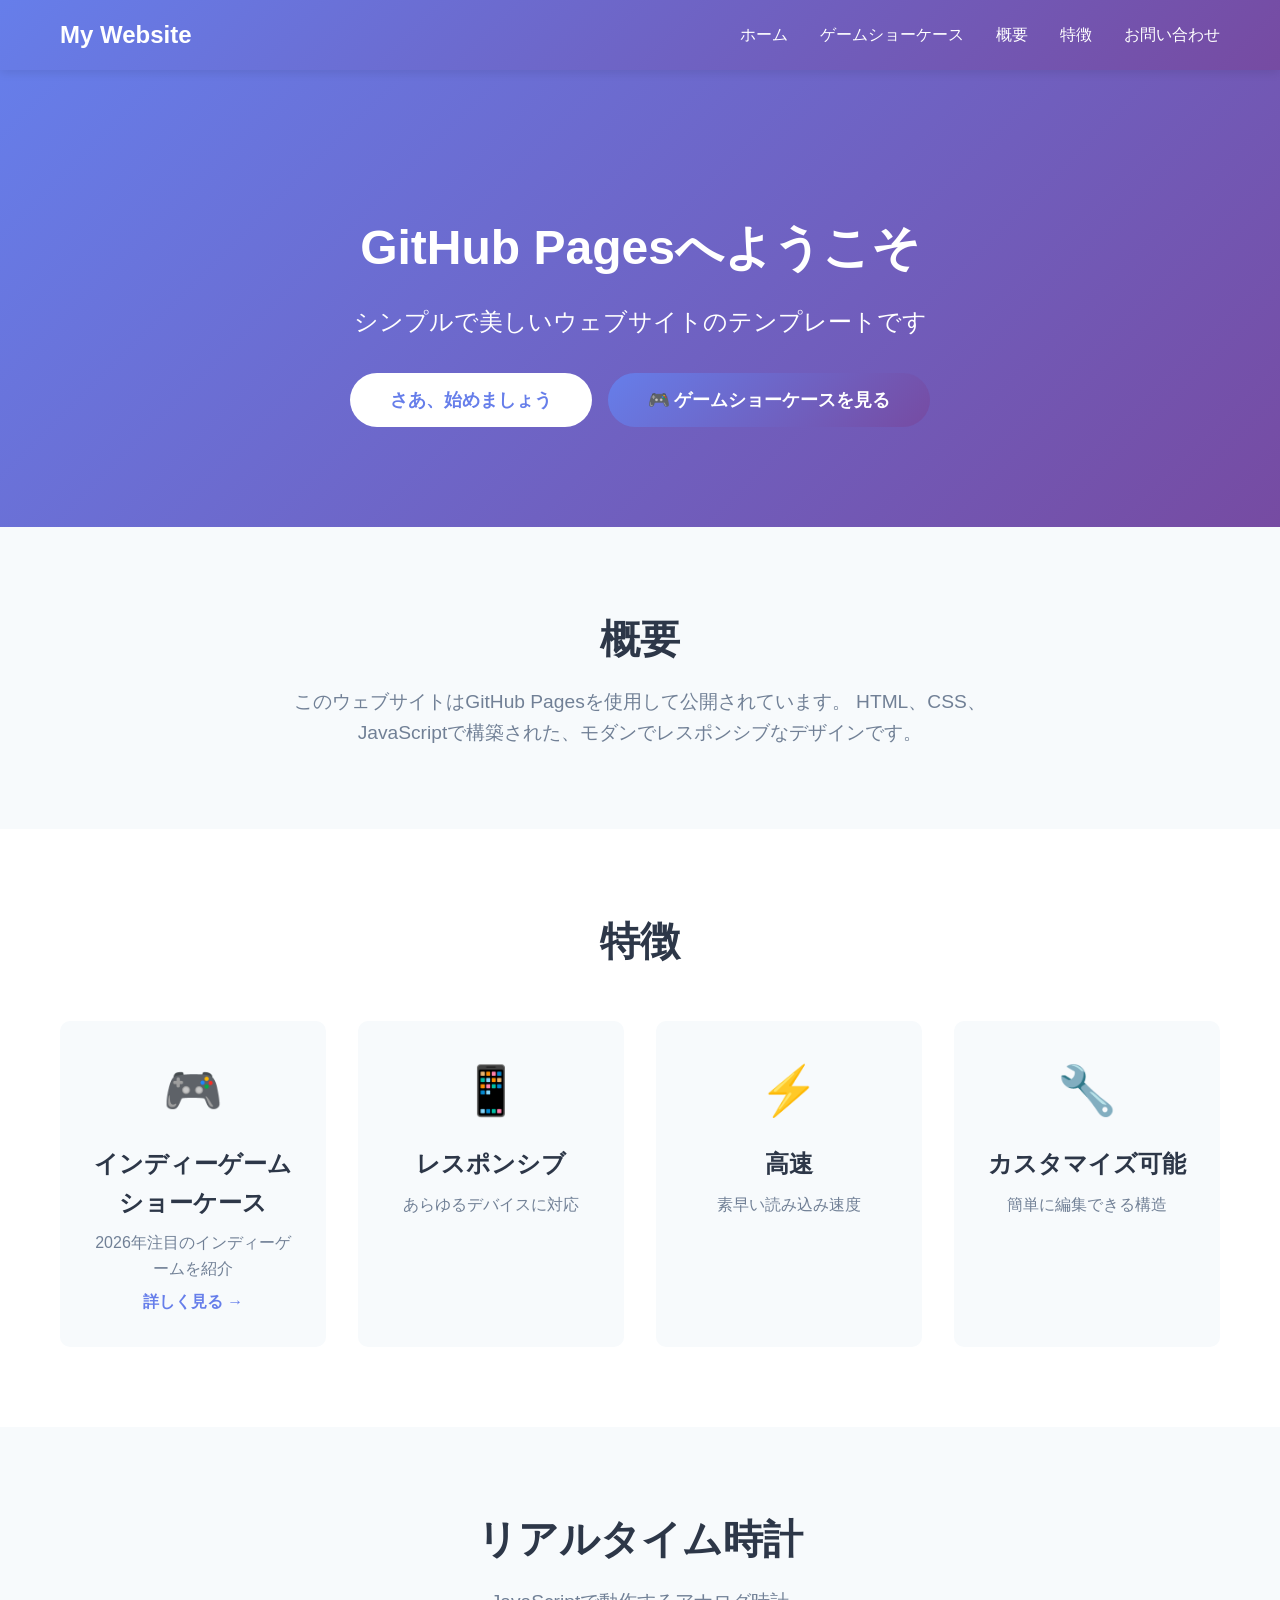
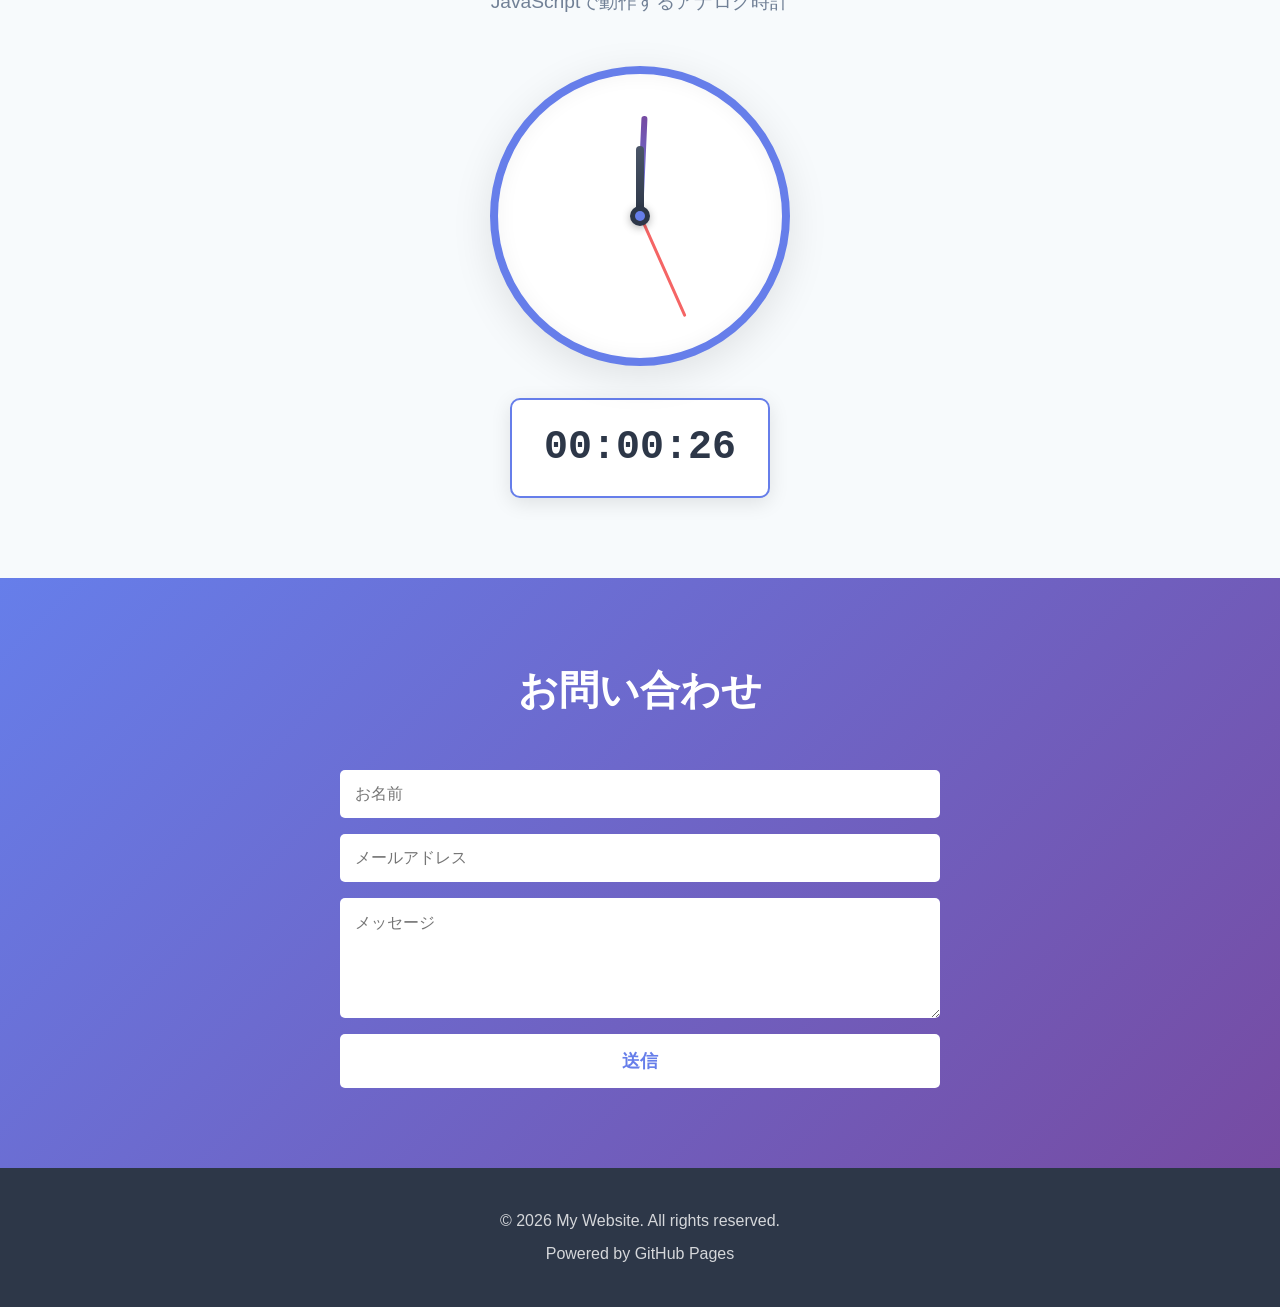
<file: index.html>
<!DOCTYPE html>
<html lang="ja">
<head>
    <meta charset="UTF-8">
    <meta name="viewport" content="width=device-width, initial-scale=1.0">
    <meta name="description" content="GitHub Pagesで公開されたウェブサイトへようこそ">
    <title>My GitHub Pages Site</title>
    <link rel="stylesheet" href="style.css">
</head>
<body>
    <header>
        <nav class="navbar">
            <div class="container">
                <h1 class="logo">My Website</h1>
                <ul class="nav-menu">
                    <li><a href="#home">ホーム</a></li>
                    <li><a href="showcase.html">ゲームショーケース</a></li>
                    <li><a href="#about">概要</a></li>
                    <li><a href="#features">特徴</a></li>
                    <li><a href="#contact">お問い合わせ</a></li>
                </ul>
            </div>
        </nav>
    </header>

    <main>
        <section id="home" class="hero">
            <div class="container">
                <h2 class="hero-title">GitHub Pagesへようこそ</h2>
                <p class="hero-subtitle">シンプルで美しいウェブサイトのテンプレートです</p>
                <div style="display: flex; gap: 1rem; justify-content: center; flex-wrap: wrap;">
                    <button class="cta-button">さあ、始めましょう</button>
                    <a href="showcase.html" style="text-decoration: none;">
                        <button class="cta-button" style="background: linear-gradient(135deg, #667eea 0%, #764ba2 100%); color: white;">
                            🎮 ゲームショーケースを見る
                        </button>
                    </a>
                </div>
            </div>
        </section>

        <section id="about" class="about">
            <div class="container">
                <h2 class="section-title">概要</h2>
                <p class="section-description">
                    このウェブサイトはGitHub Pagesを使用して公開されています。
                    HTML、CSS、JavaScriptで構築された、モダンでレスポンシブなデザインです。
                </p>
            </div>
        </section>

        <section id="features" class="features">
            <div class="container">
                <h2 class="section-title">特徴</h2>
                <div class="feature-grid">
                    <div class="feature-card">
                        <div class="feature-icon">🎮</div>
                        <h3>インディーゲームショーケース</h3>
                        <p>2026年注目のインディーゲームを紹介</p>
                        <a href="showcase.html" style="display: inline-block; margin-top: 0.5rem; color: #667eea; text-decoration: none; font-weight: bold;">詳しく見る →</a>
                    </div>
                    <div class="feature-card">
                        <div class="feature-icon">📱</div>
                        <h3>レスポンシブ</h3>
                        <p>あらゆるデバイスに対応</p>
                    </div>
                    <div class="feature-card">
                        <div class="feature-icon">⚡</div>
                        <h3>高速</h3>
                        <p>素早い読み込み速度</p>
                    </div>
                    <div class="feature-card">
                        <div class="feature-icon">🔧</div>
                        <h3>カスタマイズ可能</h3>
                        <p>簡単に編集できる構造</p>
                    </div>
                </div>
            </div>
        </section>

        <section id="clock" class="clock-section">
            <div class="container">
                <h2 class="section-title">リアルタイム時計</h2>
                <p class="section-description">JavaScriptで動作するアナログ時計</p>
                <div class="clock-container">
                    <div class="analog-clock">
                        <div class="clock-face">
                            <!-- 時計の針 -->
                            <div class="hand hour-hand" id="hour-hand"></div>
                            <div class="hand minute-hand" id="minute-hand"></div>
                            <div class="hand second-hand" id="second-hand"></div>
                            <div class="center-dot"></div>
                        </div>
                    </div>
                    <div class="digital-time" id="digital-time">00:00:00</div>
                </div>
            </div>
        </section>

        <section id="contact" class="contact">
            <div class="container">
                <h2 class="section-title">お問い合わせ</h2>
                <form class="contact-form">
                    <input type="text" placeholder="お名前" required>
                    <input type="email" placeholder="メールアドレス" required>
                    <textarea placeholder="メッセージ" rows="5" required></textarea>
                    <button type="submit" class="submit-button">送信</button>
                </form>
            </div>
        </section>
    </main>

    <footer>
        <div class="container">
            <p>&copy; 2026 My Website. All rights reserved.</p>
            <p>Powered by GitHub Pages</p>
        </div>
    </footer>

    <script src="script.js"></script>
</body>
</html>
</file>
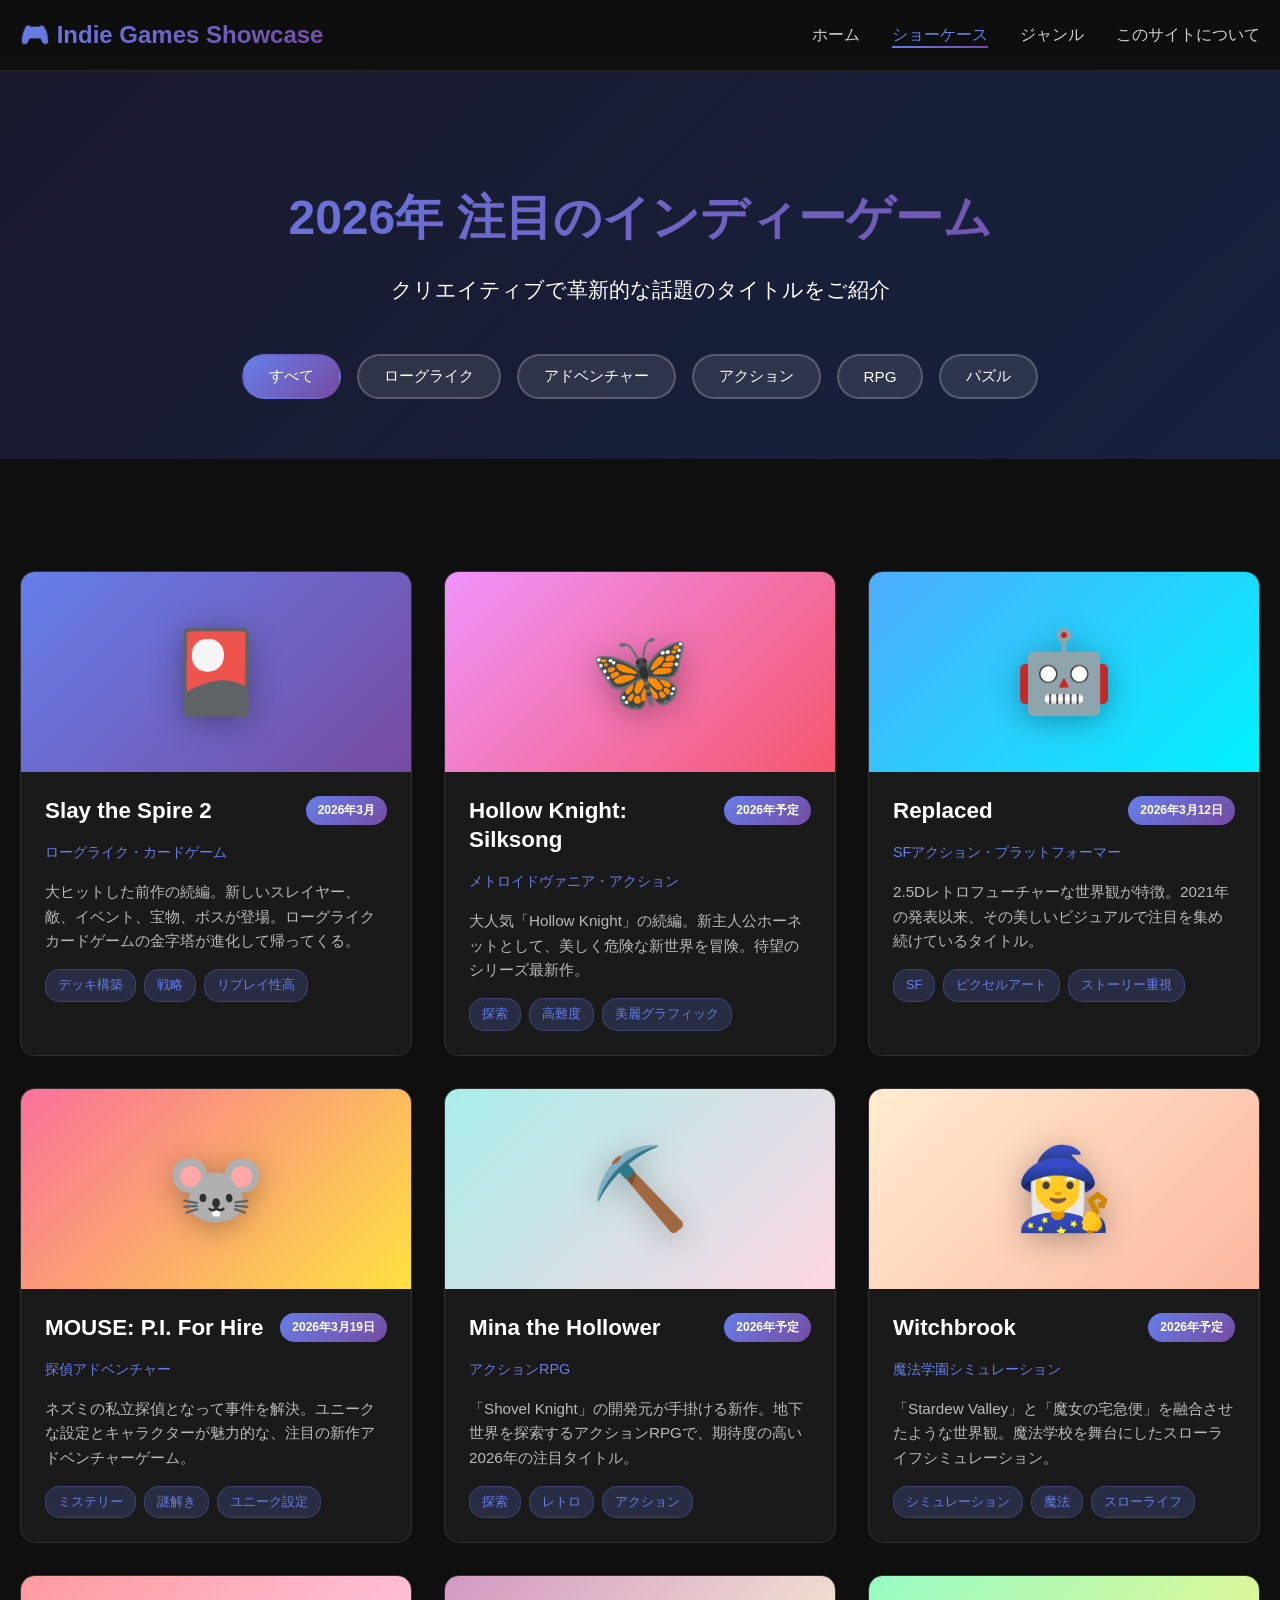
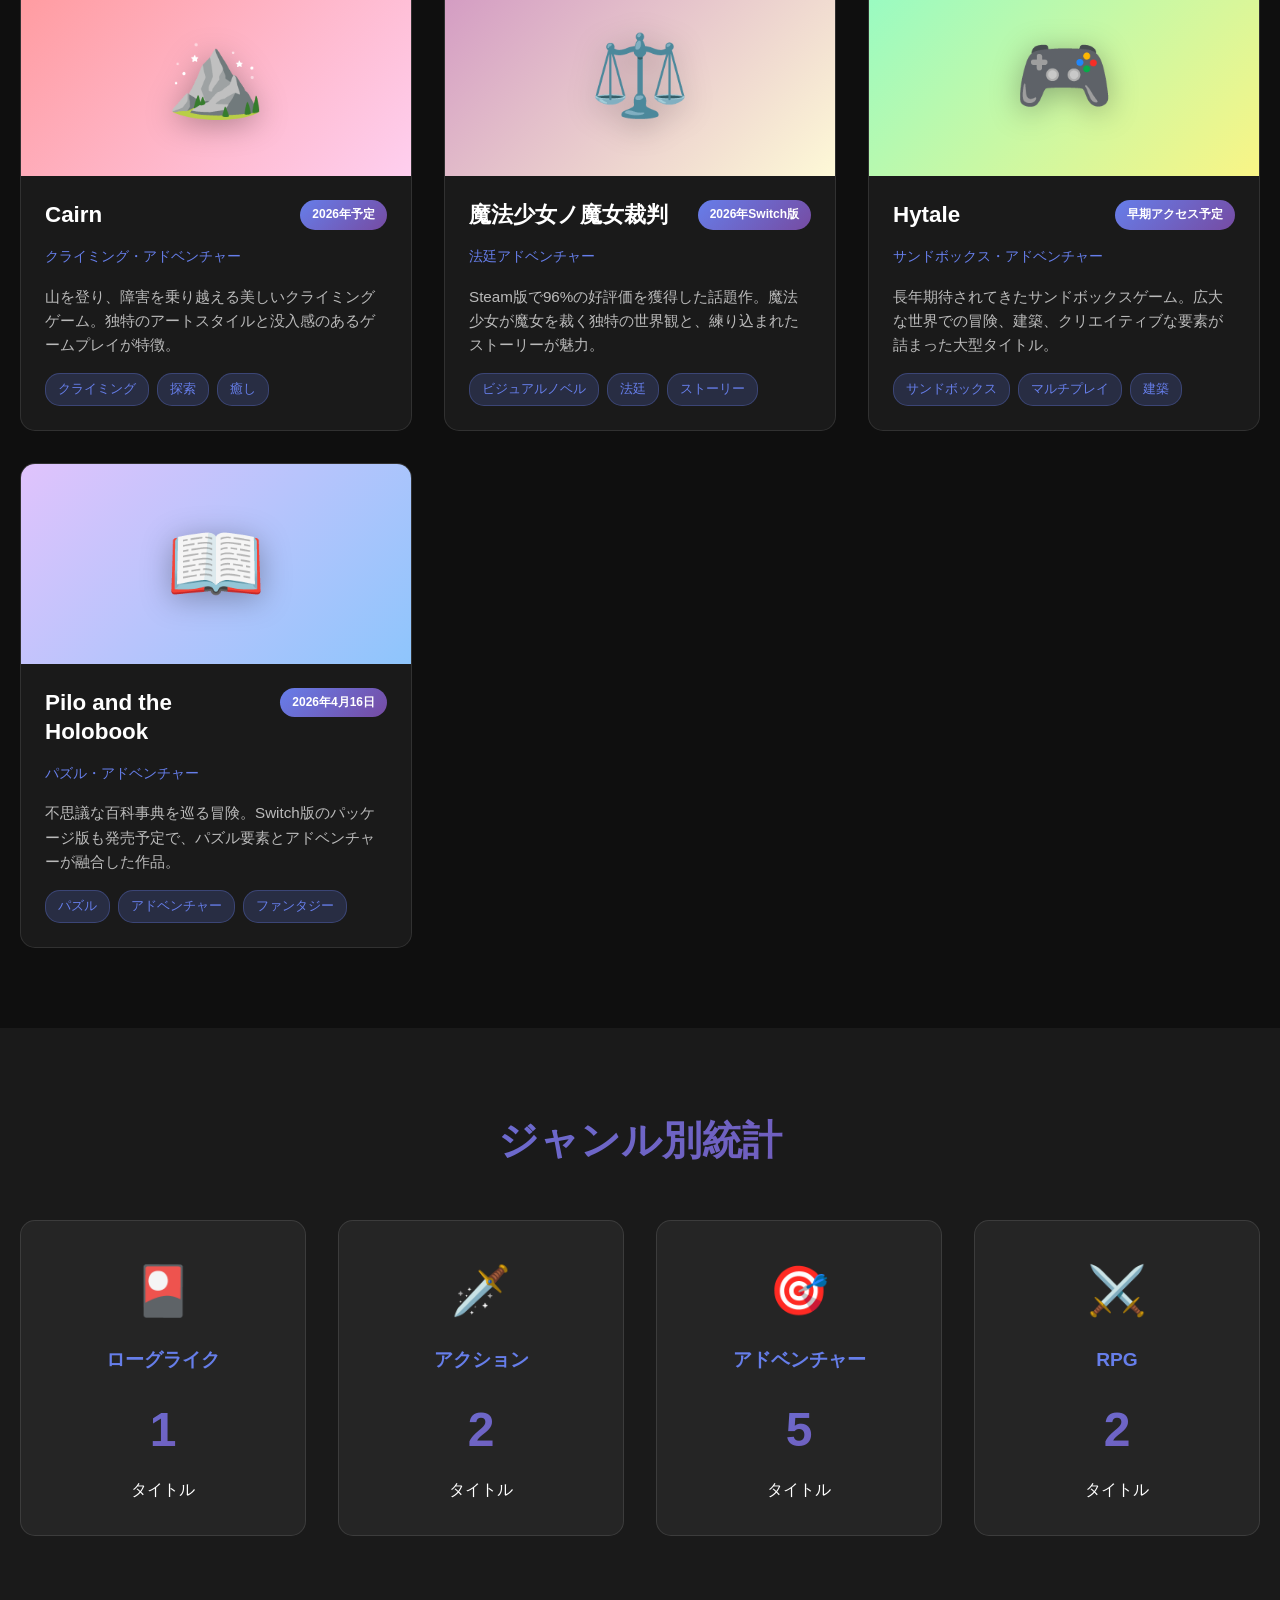
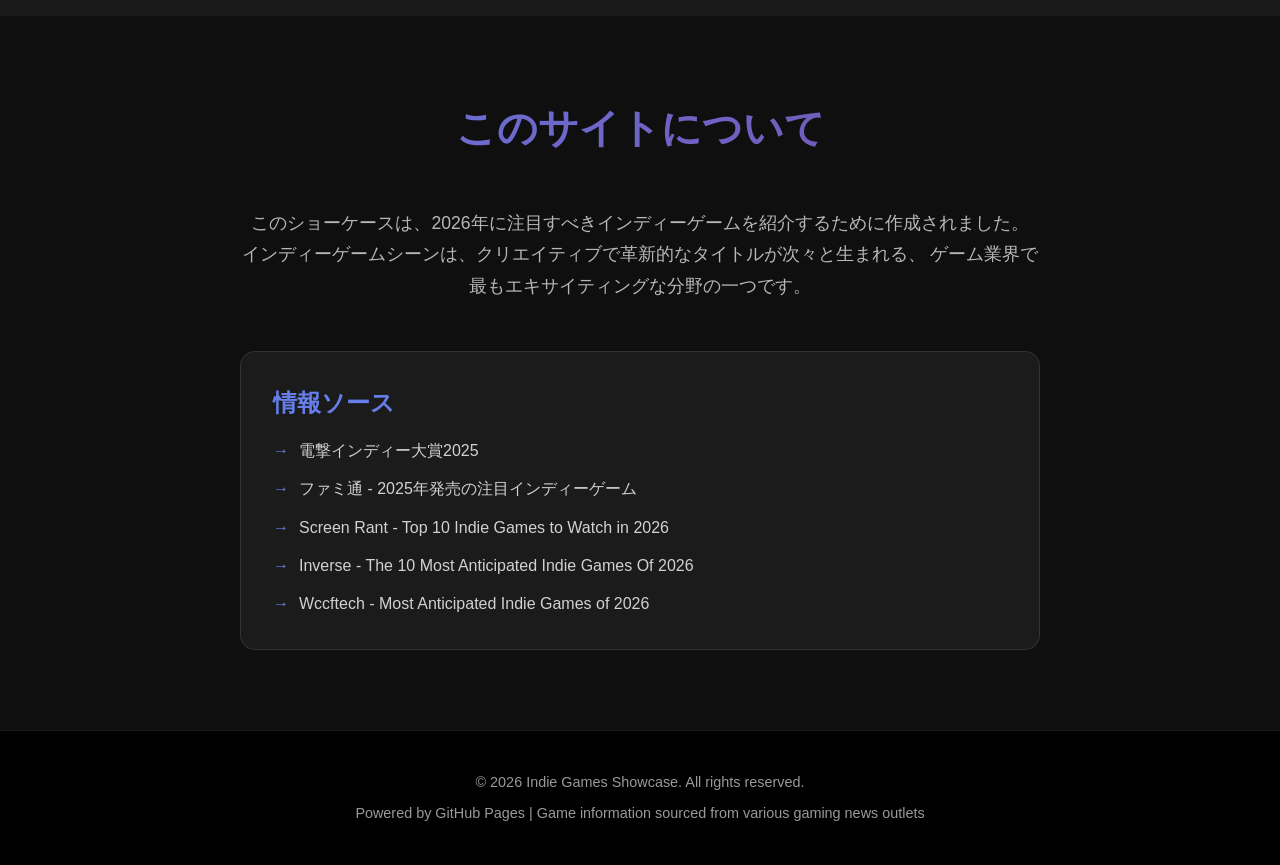
<file: showcase.html>
<!DOCTYPE html>
<html lang="ja">
<head>
    <meta charset="UTF-8">
    <meta name="viewport" content="width=device-width, initial-scale=1.0">
    <meta name="description" content="2026年注目のインディーゲームショーケース - 話題の最新タイトルをチェック">
    <title>Indie Games Showcase 2026</title>
    <link rel="stylesheet" href="showcase.css">
</head>
<body>
    <header>
        <nav class="navbar">
            <div class="container">
                <h1 class="logo">🎮 Indie Games Showcase</h1>
                <ul class="nav-menu">
                    <li><a href="index.html">ホーム</a></li>
                    <li><a href="#showcase" class="active">ショーケース</a></li>
                    <li><a href="#genres">ジャンル</a></li>
                    <li><a href="#about">このサイトについて</a></li>
                </ul>
            </div>
        </nav>
    </header>

    <main>
        <section class="hero-showcase">
            <div class="container">
                <h2 class="hero-title">2026年 注目のインディーゲーム</h2>
                <p class="hero-subtitle">クリエイティブで革新的な話題のタイトルをご紹介</p>
                <div class="filter-buttons">
                    <button class="filter-btn active" data-filter="all">すべて</button>
                    <button class="filter-btn" data-filter="roguelike">ローグライク</button>
                    <button class="filter-btn" data-filter="adventure">アドベンチャー</button>
                    <button class="filter-btn" data-filter="action">アクション</button>
                    <button class="filter-btn" data-filter="rpg">RPG</button>
                    <button class="filter-btn" data-filter="puzzle">パズル</button>
                </div>
            </div>
        </section>

        <section id="showcase" class="games-section">
            <div class="container">
                <div class="games-grid">
                    <!-- Slay the Spire 2 -->
                    <div class="game-card" data-category="roguelike">
                        <div class="game-image" style="background: linear-gradient(135deg, #667eea 0%, #764ba2 100%);">
                            <span class="game-icon">🎴</span>
                        </div>
                        <div class="game-info">
                            <div class="game-header">
                                <h3>Slay the Spire 2</h3>
                                <span class="release-badge">2026年3月</span>
                            </div>
                            <p class="game-genre">ローグライク・カードゲーム</p>
                            <p class="game-description">
                                大ヒットした前作の続編。新しいスレイヤー、敵、イベント、宝物、ボスが登場。ローグライクカードゲームの金字塔が進化して帰ってくる。
                            </p>
                            <div class="game-tags">
                                <span class="tag">デッキ構築</span>
                                <span class="tag">戦略</span>
                                <span class="tag">リプレイ性高</span>
                            </div>
                        </div>
                    </div>

                    <!-- Hollow Knight: Silksong -->
                    <div class="game-card" data-category="action">
                        <div class="game-image" style="background: linear-gradient(135deg, #f093fb 0%, #f5576c 100%);">
                            <span class="game-icon">🦋</span>
                        </div>
                        <div class="game-info">
                            <div class="game-header">
                                <h3>Hollow Knight: Silksong</h3>
                                <span class="release-badge">2026年予定</span>
                            </div>
                            <p class="game-genre">メトロイドヴァニア・アクション</p>
                            <p class="game-description">
                                大人気「Hollow Knight」の続編。新主人公ホーネットとして、美しく危険な新世界を冒険。待望のシリーズ最新作。
                            </p>
                            <div class="game-tags">
                                <span class="tag">探索</span>
                                <span class="tag">高難度</span>
                                <span class="tag">美麗グラフィック</span>
                            </div>
                        </div>
                    </div>

                    <!-- Replaced -->
                    <div class="game-card" data-category="action">
                        <div class="game-image" style="background: linear-gradient(135deg, #4facfe 0%, #00f2fe 100%);">
                            <span class="game-icon">🤖</span>
                        </div>
                        <div class="game-info">
                            <div class="game-header">
                                <h3>Replaced</h3>
                                <span class="release-badge">2026年3月12日</span>
                            </div>
                            <p class="game-genre">SFアクション・プラットフォーマー</p>
                            <p class="game-description">
                                2.5Dレトロフューチャーな世界観が特徴。2021年の発表以来、その美しいビジュアルで注目を集め続けているタイトル。
                            </p>
                            <div class="game-tags">
                                <span class="tag">SF</span>
                                <span class="tag">ピクセルアート</span>
                                <span class="tag">ストーリー重視</span>
                            </div>
                        </div>
                    </div>

                    <!-- MOUSE: P.I. For Hire -->
                    <div class="game-card" data-category="adventure">
                        <div class="game-image" style="background: linear-gradient(135deg, #fa709a 0%, #fee140 100%);">
                            <span class="game-icon">🐭</span>
                        </div>
                        <div class="game-info">
                            <div class="game-header">
                                <h3>MOUSE: P.I. For Hire</h3>
                                <span class="release-badge">2026年3月19日</span>
                            </div>
                            <p class="game-genre">探偵アドベンチャー</p>
                            <p class="game-description">
                                ネズミの私立探偵となって事件を解決。ユニークな設定とキャラクターが魅力的な、注目の新作アドベンチャーゲーム。
                            </p>
                            <div class="game-tags">
                                <span class="tag">ミステリー</span>
                                <span class="tag">謎解き</span>
                                <span class="tag">ユニーク設定</span>
                            </div>
                        </div>
                    </div>

                    <!-- Mina the Hollower -->
                    <div class="game-card" data-category="rpg">
                        <div class="game-image" style="background: linear-gradient(135deg, #a8edea 0%, #fed6e3 100%);">
                            <span class="game-icon">⛏️</span>
                        </div>
                        <div class="game-info">
                            <div class="game-header">
                                <h3>Mina the Hollower</h3>
                                <span class="release-badge">2026年予定</span>
                            </div>
                            <p class="game-genre">アクションRPG</p>
                            <p class="game-description">
                                「Shovel Knight」の開発元が手掛ける新作。地下世界を探索するアクションRPGで、期待度の高い2026年の注目タイトル。
                            </p>
                            <div class="game-tags">
                                <span class="tag">探索</span>
                                <span class="tag">レトロ</span>
                                <span class="tag">アクション</span>
                            </div>
                        </div>
                    </div>

                    <!-- Witchbrook -->
                    <div class="game-card" data-category="rpg">
                        <div class="game-image" style="background: linear-gradient(135deg, #ffecd2 0%, #fcb69f 100%);">
                            <span class="game-icon">🧙‍♀️</span>
                        </div>
                        <div class="game-info">
                            <div class="game-header">
                                <h3>Witchbrook</h3>
                                <span class="release-badge">2026年予定</span>
                            </div>
                            <p class="game-genre">魔法学園シミュレーション</p>
                            <p class="game-description">
                                「Stardew Valley」と「魔女の宅急便」を融合させたような世界観。魔法学校を舞台にしたスローライフシミュレーション。
                            </p>
                            <div class="game-tags">
                                <span class="tag">シミュレーション</span>
                                <span class="tag">魔法</span>
                                <span class="tag">スローライフ</span>
                            </div>
                        </div>
                    </div>

                    <!-- Cairn -->
                    <div class="game-card" data-category="adventure">
                        <div class="game-image" style="background: linear-gradient(135deg, #ff9a9e 0%, #fecfef 100%);">
                            <span class="game-icon">⛰️</span>
                        </div>
                        <div class="game-info">
                            <div class="game-header">
                                <h3>Cairn</h3>
                                <span class="release-badge">2026年予定</span>
                            </div>
                            <p class="game-genre">クライミング・アドベンチャー</p>
                            <p class="game-description">
                                山を登り、障害を乗り越える美しいクライミングゲーム。独特のアートスタイルと没入感のあるゲームプレイが特徴。
                            </p>
                            <div class="game-tags">
                                <span class="tag">クライミング</span>
                                <span class="tag">探索</span>
                                <span class="tag">癒し</span>
                            </div>
                        </div>
                    </div>

                    <!-- 魔法少女ノ魔女裁判 -->
                    <div class="game-card" data-category="adventure">
                        <div class="game-image" style="background: linear-gradient(135deg, #d299c2 0%, #fef9d7 100%);">
                            <span class="game-icon">⚖️</span>
                        </div>
                        <div class="game-info">
                            <div class="game-header">
                                <h3>魔法少女ノ魔女裁判</h3>
                                <span class="release-badge">2026年Switch版</span>
                            </div>
                            <p class="game-genre">法廷アドベンチャー</p>
                            <p class="game-description">
                                Steam版で96%の好評価を獲得した話題作。魔法少女が魔女を裁く独特の世界観と、練り込まれたストーリーが魅力。
                            </p>
                            <div class="game-tags">
                                <span class="tag">ビジュアルノベル</span>
                                <span class="tag">法廷</span>
                                <span class="tag">ストーリー</span>
                            </div>
                        </div>
                    </div>

                    <!-- Hytale -->
                    <div class="game-card" data-category="adventure">
                        <div class="game-image" style="background: linear-gradient(135deg, #96fbc4 0%, #f9f586 100%);">
                            <span class="game-icon">🎮</span>
                        </div>
                        <div class="game-info">
                            <div class="game-header">
                                <h3>Hytale</h3>
                                <span class="release-badge">早期アクセス予定</span>
                            </div>
                            <p class="game-genre">サンドボックス・アドベンチャー</p>
                            <p class="game-description">
                                長年期待されてきたサンドボックスゲーム。広大な世界での冒険、建築、クリエイティブな要素が詰まった大型タイトル。
                            </p>
                            <div class="game-tags">
                                <span class="tag">サンドボックス</span>
                                <span class="tag">マルチプレイ</span>
                                <span class="tag">建築</span>
                            </div>
                        </div>
                    </div>

                    <!-- Pilo and the Holobook -->
                    <div class="game-card" data-category="puzzle">
                        <div class="game-image" style="background: linear-gradient(135deg, #e0c3fc 0%, #8ec5fc 100%);">
                            <span class="game-icon">📖</span>
                        </div>
                        <div class="game-info">
                            <div class="game-header">
                                <h3>Pilo and the Holobook</h3>
                                <span class="release-badge">2026年4月16日</span>
                            </div>
                            <p class="game-genre">パズル・アドベンチャー</p>
                            <p class="game-description">
                                不思議な百科事典を巡る冒険。Switch版のパッケージ版も発売予定で、パズル要素とアドベンチャーが融合した作品。
                            </p>
                            <div class="game-tags">
                                <span class="tag">パズル</span>
                                <span class="tag">アドベンチャー</span>
                                <span class="tag">ファンタジー</span>
                            </div>
                        </div>
                    </div>

                </div>
            </div>
        </section>

        <section id="genres" class="stats-section">
            <div class="container">
                <h2 class="section-title">ジャンル別統計</h2>
                <div class="stats-grid">
                    <div class="stat-card">
                        <div class="stat-icon">🎴</div>
                        <h3>ローグライク</h3>
                        <p class="stat-number">1</p>
                        <p>タイトル</p>
                    </div>
                    <div class="stat-card">
                        <div class="stat-icon">🗡️</div>
                        <h3>アクション</h3>
                        <p class="stat-number">2</p>
                        <p>タイトル</p>
                    </div>
                    <div class="stat-card">
                        <div class="stat-icon">🎯</div>
                        <h3>アドベンチャー</h3>
                        <p class="stat-number">5</p>
                        <p>タイトル</p>
                    </div>
                    <div class="stat-card">
                        <div class="stat-icon">⚔️</div>
                        <h3>RPG</h3>
                        <p class="stat-number">2</p>
                        <p>タイトル</p>
                    </div>
                </div>
            </div>
        </section>

        <section id="about" class="about-section">
            <div class="container">
                <h2 class="section-title">このサイトについて</h2>
                <p class="about-text">
                    このショーケースは、2026年に注目すべきインディーゲームを紹介するために作成されました。
                    インディーゲームシーンは、クリエイティブで革新的なタイトルが次々と生まれる、
                    ゲーム業界で最もエキサイティングな分野の一つです。
                </p>
                <div class="sources">
                    <h3>情報ソース</h3>
                    <ul>
                        <li><a href="https://dengekionline.com/article/202505/42369" target="_blank">電撃インディー大賞2025</a></li>
                        <li><a href="https://www.famitsu.com/article/202512/61999" target="_blank">ファミ通 - 2025年発売の注目インディーゲーム</a></li>
                        <li><a href="https://screenrant.com/indie-games-releasing-2026-most-anctipated/" target="_blank">Screen Rant - Top 10 Indie Games to Watch in 2026</a></li>
                        <li><a href="https://www.inverse.com/gaming/biggest-upcoming-indie-games-2026-most-anticipated" target="_blank">Inverse - The 10 Most Anticipated Indie Games Of 2026</a></li>
                        <li><a href="https://wccftech.com/wccftechs-most-anticipated-indie-games-of-2026/" target="_blank">Wccftech - Most Anticipated Indie Games of 2026</a></li>
                    </ul>
                </div>
            </div>
        </section>
    </main>

    <footer>
        <div class="container">
            <p>&copy; 2026 Indie Games Showcase. All rights reserved.</p>
            <p>Powered by GitHub Pages | Game information sourced from various gaming news outlets</p>
        </div>
    </footer>

    <script src="showcase.js"></script>
</body>
</html>
</file>
<file: style.css>
/* リセットとベーススタイル */
* {
    margin: 0;
    padding: 0;
    box-sizing: border-box;
}

body {
    font-family: -apple-system, BlinkMacSystemFont, 'Segoe UI', Roboto, Oxygen, Ubuntu, Cantarell, sans-serif;
    line-height: 1.6;
    color: #333;
    overflow-x: hidden;
}

.container {
    max-width: 1200px;
    margin: 0 auto;
    padding: 0 20px;
}

/* ナビゲーションバー */
.navbar {
    background: linear-gradient(135deg, #667eea 0%, #764ba2 100%);
    color: white;
    padding: 1rem 0;
    position: fixed;
    width: 100%;
    top: 0;
    z-index: 1000;
    box-shadow: 0 2px 10px rgba(0, 0, 0, 0.1);
}

.navbar .container {
    display: flex;
    justify-content: space-between;
    align-items: center;
}

.logo {
    font-size: 1.5rem;
    font-weight: bold;
}

.nav-menu {
    display: flex;
    list-style: none;
    gap: 2rem;
}

.nav-menu a {
    color: white;
    text-decoration: none;
    transition: opacity 0.3s;
}

.nav-menu a:hover {
    opacity: 0.8;
}

/* ヒーローセクション */
.hero {
    background: linear-gradient(135deg, #667eea 0%, #764ba2 100%);
    color: white;
    padding: 150px 0 100px;
    text-align: center;
    margin-top: 60px;
}

.hero-title {
    font-size: 3rem;
    margin-bottom: 1rem;
    animation: fadeInUp 1s ease;
}

.hero-subtitle {
    font-size: 1.5rem;
    margin-bottom: 2rem;
    opacity: 0.9;
    animation: fadeInUp 1s ease 0.2s;
    animation-fill-mode: both;
}

.cta-button {
    background: white;
    color: #667eea;
    padding: 15px 40px;
    font-size: 1.1rem;
    border: none;
    border-radius: 50px;
    cursor: pointer;
    transition: transform 0.3s, box-shadow 0.3s;
    animation: fadeInUp 1s ease 0.4s;
    animation-fill-mode: both;
    font-weight: bold;
}

.cta-button:hover {
    transform: translateY(-3px);
    box-shadow: 0 10px 25px rgba(0, 0, 0, 0.2);
}

/* セクション共通スタイル */
section {
    padding: 80px 0;
}

.section-title {
    font-size: 2.5rem;
    text-align: center;
    margin-bottom: 1rem;
    color: #2d3748;
}

.section-description {
    text-align: center;
    font-size: 1.2rem;
    color: #718096;
    max-width: 700px;
    margin: 0 auto;
}

/* 概要セクション */
.about {
    background: #f7fafc;
}

/* 特徴セクション */
.features {
    background: white;
}

.feature-grid {
    display: grid;
    grid-template-columns: repeat(auto-fit, minmax(250px, 1fr));
    gap: 2rem;
    margin-top: 3rem;
}

.feature-card {
    background: #f7fafc;
    padding: 2rem;
    border-radius: 10px;
    text-align: center;
    transition: transform 0.3s, box-shadow 0.3s;
}

.feature-card:hover {
    transform: translateY(-5px);
    box-shadow: 0 10px 30px rgba(0, 0, 0, 0.1);
}

.feature-icon {
    font-size: 3rem;
    margin-bottom: 1rem;
}

.feature-card h3 {
    font-size: 1.5rem;
    margin-bottom: 0.5rem;
    color: #2d3748;
}

.feature-card p {
    color: #718096;
}

/* お問い合わせセクション */
.contact {
    background: linear-gradient(135deg, #667eea 0%, #764ba2 100%);
    color: white;
}

.contact .section-title {
    color: white;
}

.contact-form {
    max-width: 600px;
    margin: 3rem auto 0;
    display: flex;
    flex-direction: column;
    gap: 1rem;
}

.contact-form input,
.contact-form textarea {
    padding: 15px;
    border: none;
    border-radius: 5px;
    font-size: 1rem;
    font-family: inherit;
}

.contact-form textarea {
    resize: vertical;
}

.submit-button {
    background: white;
    color: #667eea;
    padding: 15px;
    border: none;
    border-radius: 5px;
    font-size: 1.1rem;
    font-weight: bold;
    cursor: pointer;
    transition: transform 0.3s, box-shadow 0.3s;
}

.submit-button:hover {
    transform: translateY(-2px);
    box-shadow: 0 5px 15px rgba(0, 0, 0, 0.2);
}

/* フッター */
footer {
    background: #2d3748;
    color: white;
    text-align: center;
    padding: 2rem 0;
}

footer p {
    margin: 0.5rem 0;
    opacity: 0.8;
}

/* アニメーション */
@keyframes fadeInUp {
    from {
        opacity: 0;
        transform: translateY(30px);
    }
    to {
        opacity: 1;
        transform: translateY(0);
    }
}

/* 時計セクション */
.clock-section {
    background: #f7fafc;
    padding: 80px 0;
}

.clock-container {
    display: flex;
    flex-direction: column;
    align-items: center;
    gap: 2rem;
    margin-top: 3rem;
}

.analog-clock {
    position: relative;
    width: 300px;
    height: 300px;
    background: white;
    border-radius: 50%;
    box-shadow: 0 10px 40px rgba(0, 0, 0, 0.1),
                inset 0 0 20px rgba(0, 0, 0, 0.05);
    border: 8px solid #667eea;
}

.clock-face {
    position: relative;
    width: 100%;
    height: 100%;
    border-radius: 50%;
}

/* 時刻マーカー */
.hour-marker {
    position: absolute;
    width: 100%;
    height: 100%;
    display: flex;
    justify-content: center;
    align-items: flex-start;
    top: 0;
    left: 0;
}

.hour-marker span {
    display: inline-block;
    margin-top: 10px;
    font-size: 1.2rem;
    font-weight: bold;
    color: #2d3748;
}

/* 各マーカーのspanを親の回転の逆方向に回転させて正立させる */
.hour-marker:nth-of-type(1) span { transform: rotate(0deg); }
.hour-marker:nth-of-type(2) span { transform: rotate(-30deg); }
.hour-marker:nth-of-type(3) span { transform: rotate(-60deg); }
.hour-marker:nth-of-type(4) span { transform: rotate(-90deg); }
.hour-marker:nth-of-type(5) span { transform: rotate(-120deg); }
.hour-marker:nth-of-type(6) span { transform: rotate(-150deg); }
.hour-marker:nth-of-type(7) span { transform: rotate(-180deg); }
.hour-marker:nth-of-type(8) span { transform: rotate(-210deg); }
.hour-marker:nth-of-type(9) span { transform: rotate(-240deg); }
.hour-marker:nth-of-type(10) span { transform: rotate(-270deg); }
.hour-marker:nth-of-type(11) span { transform: rotate(-300deg); }
.hour-marker:nth-of-type(12) span { transform: rotate(-330deg); }

/* 時計の針 */
.hand {
    position: absolute;
    bottom: 50%;
    left: 50%;
    transform-origin: bottom center;
    border-radius: 10px;
    transition: transform 0.3s cubic-bezier(0.4, 0, 0.2, 1);
}

.hour-hand {
    width: 8px;
    height: 70px;
    background: linear-gradient(to top, #2d3748, #4a5568);
    margin-left: -4px;
    z-index: 3;
}

.minute-hand {
    width: 6px;
    height: 100px;
    background: linear-gradient(to top, #667eea, #764ba2);
    margin-left: -3px;
    z-index: 2;
}

.second-hand {
    width: 3px;
    height: 110px;
    background: #f56565;
    margin-left: -1.5px;
    z-index: 4;
    transition: transform 0.05s cubic-bezier(0.4, 0, 0.2, 1);
}

.center-dot {
    position: absolute;
    width: 20px;
    height: 20px;
    background: #2d3748;
    border-radius: 50%;
    top: 50%;
    left: 50%;
    transform: translate(-50%, -50%);
    z-index: 5;
    box-shadow: 0 2px 8px rgba(0, 0, 0, 0.3);
}

.center-dot::after {
    content: '';
    position: absolute;
    width: 10px;
    height: 10px;
    background: #667eea;
    border-radius: 50%;
    top: 50%;
    left: 50%;
    transform: translate(-50%, -50%);
}

/* デジタル時計 */
.digital-time {
    font-size: 2.5rem;
    font-weight: bold;
    color: #2d3748;
    font-family: 'Courier New', monospace;
    background: white;
    padding: 1rem 2rem;
    border-radius: 10px;
    box-shadow: 0 5px 20px rgba(0, 0, 0, 0.1);
    border: 2px solid #667eea;
}

/* レスポンシブデザイン */
@media (max-width: 768px) {
    .nav-menu {
        gap: 1rem;
        font-size: 0.9rem;
    }

    .hero-title {
        font-size: 2rem;
    }

    .hero-subtitle {
        font-size: 1.2rem;
    }

    .section-title {
        font-size: 2rem;
    }

    .feature-grid {
        grid-template-columns: 1fr;
    }

    .analog-clock {
        width: 250px;
        height: 250px;
    }

    .hour-hand {
        height: 60px;
    }

    .minute-hand {
        height: 85px;
    }

    .second-hand {
        height: 95px;
    }

    .digital-time {
        font-size: 2rem;
    }
}

@media (max-width: 480px) {
    .navbar .container {
        flex-direction: column;
        gap: 1rem;
    }

    .nav-menu {
        flex-wrap: wrap;
        justify-content: center;
    }

    .analog-clock {
        width: 200px;
        height: 200px;
    }

    .hour-hand {
        height: 50px;
    }

    .minute-hand {
        height: 70px;
    }

    .second-hand {
        height: 80px;
    }

    .hour-marker span {
        font-size: 1rem;
    }

    .digital-time {
        font-size: 1.5rem;
        padding: 0.75rem 1.5rem;
    }
}
</file>
<file: showcase.css>
/* リセットとベーススタイル */
* {
    margin: 0;
    padding: 0;
    box-sizing: border-box;
}

body {
    font-family: -apple-system, BlinkMacSystemFont, 'Segoe UI', Roboto, Oxygen, Ubuntu, Cantarell, sans-serif;
    line-height: 1.6;
    color: #333;
    background: #0f0f0f;
    overflow-x: hidden;
}

.container {
    max-width: 1400px;
    margin: 0 auto;
    padding: 0 20px;
}

/* ナビゲーションバー */
.navbar {
    background: rgba(15, 15, 15, 0.95);
    backdrop-filter: blur(10px);
    color: white;
    padding: 1rem 0;
    position: fixed;
    width: 100%;
    top: 0;
    z-index: 1000;
    border-bottom: 1px solid rgba(255, 255, 255, 0.1);
}

.navbar .container {
    display: flex;
    justify-content: space-between;
    align-items: center;
}

.logo {
    font-size: 1.5rem;
    font-weight: bold;
    background: linear-gradient(135deg, #667eea 0%, #764ba2 100%);
    -webkit-background-clip: text;
    -webkit-text-fill-color: transparent;
    background-clip: text;
}

.nav-menu {
    display: flex;
    list-style: none;
    gap: 2rem;
}

.nav-menu a {
    color: rgba(255, 255, 255, 0.8);
    text-decoration: none;
    transition: color 0.3s;
    position: relative;
}

.nav-menu a:hover,
.nav-menu a.active {
    color: #667eea;
}

.nav-menu a.active::after {
    content: '';
    position: absolute;
    bottom: -5px;
    left: 0;
    right: 0;
    height: 2px;
    background: linear-gradient(135deg, #667eea 0%, #764ba2 100%);
}

/* ヒーローセクション */
.hero-showcase {
    background: linear-gradient(135deg, #1a1a2e 0%, #16213e 100%);
    color: white;
    padding: 120px 0 60px;
    text-align: center;
    margin-top: 60px;
}

.hero-title {
    font-size: 3rem;
    margin-bottom: 1rem;
    background: linear-gradient(135deg, #667eea 0%, #764ba2 100%);
    -webkit-background-clip: text;
    -webkit-text-fill-color: transparent;
    background-clip: text;
    animation: fadeInUp 0.8s ease;
}

.hero-subtitle {
    font-size: 1.3rem;
    margin-bottom: 3rem;
    opacity: 0.9;
    animation: fadeInUp 0.8s ease 0.2s;
    animation-fill-mode: both;
}

/* フィルターボタン */
.filter-buttons {
    display: flex;
    gap: 1rem;
    justify-content: center;
    flex-wrap: wrap;
    animation: fadeInUp 0.8s ease 0.4s;
    animation-fill-mode: both;
}

.filter-btn {
    background: rgba(255, 255, 255, 0.1);
    color: white;
    border: 2px solid rgba(255, 255, 255, 0.2);
    padding: 10px 25px;
    border-radius: 25px;
    cursor: pointer;
    transition: all 0.3s;
    font-size: 0.95rem;
    font-weight: 500;
}

.filter-btn:hover {
    background: rgba(255, 255, 255, 0.2);
    transform: translateY(-2px);
}

.filter-btn.active {
    background: linear-gradient(135deg, #667eea 0%, #764ba2 100%);
    border-color: transparent;
}

/* ゲームセクション */
.games-section {
    background: #0f0f0f;
    padding: 80px 0;
    min-height: 100vh;
}

.games-grid {
    display: grid;
    grid-template-columns: repeat(auto-fill, minmax(350px, 1fr));
    gap: 2rem;
    margin-top: 2rem;
}

/* ゲームカード */
.game-card {
    background: #1a1a1a;
    border-radius: 15px;
    overflow: hidden;
    transition: transform 0.3s, box-shadow 0.3s;
    border: 1px solid rgba(255, 255, 255, 0.1);
    animation: fadeIn 0.5s ease;
}

.game-card:hover {
    transform: translateY(-10px);
    box-shadow: 0 20px 40px rgba(102, 126, 234, 0.3);
}

.game-card.hidden {
    display: none;
}

.game-image {
    height: 200px;
    display: flex;
    align-items: center;
    justify-content: center;
    position: relative;
    overflow: hidden;
}

.game-icon {
    font-size: 5rem;
    filter: drop-shadow(0 5px 15px rgba(0, 0, 0, 0.3));
    animation: float 3s ease-in-out infinite;
}

.game-info {
    padding: 1.5rem;
    color: white;
}

.game-header {
    display: flex;
    justify-content: space-between;
    align-items: flex-start;
    margin-bottom: 0.5rem;
    gap: 1rem;
}

.game-info h3 {
    font-size: 1.4rem;
    margin-bottom: 0.5rem;
    color: #fff;
    line-height: 1.3;
}

.release-badge {
    background: linear-gradient(135deg, #667eea 0%, #764ba2 100%);
    color: white;
    padding: 5px 12px;
    border-radius: 20px;
    font-size: 0.75rem;
    white-space: nowrap;
    font-weight: 600;
}

.game-genre {
    color: #667eea;
    font-size: 0.9rem;
    margin-bottom: 1rem;
    font-weight: 500;
}

.game-description {
    color: rgba(255, 255, 255, 0.7);
    font-size: 0.95rem;
    line-height: 1.6;
    margin-bottom: 1rem;
}

.game-tags {
    display: flex;
    gap: 0.5rem;
    flex-wrap: wrap;
}

.tag {
    background: rgba(102, 126, 234, 0.2);
    color: #667eea;
    padding: 5px 12px;
    border-radius: 15px;
    font-size: 0.8rem;
    border: 1px solid rgba(102, 126, 234, 0.3);
}

/* 統計セクション */
.stats-section {
    background: #1a1a1a;
    padding: 80px 0;
    color: white;
}

.section-title {
    font-size: 2.5rem;
    text-align: center;
    margin-bottom: 3rem;
    background: linear-gradient(135deg, #667eea 0%, #764ba2 100%);
    -webkit-background-clip: text;
    -webkit-text-fill-color: transparent;
    background-clip: text;
}

.stats-grid {
    display: grid;
    grid-template-columns: repeat(auto-fit, minmax(200px, 1fr));
    gap: 2rem;
}

.stat-card {
    background: rgba(255, 255, 255, 0.05);
    padding: 2rem;
    border-radius: 15px;
    text-align: center;
    border: 1px solid rgba(255, 255, 255, 0.1);
    transition: transform 0.3s, background 0.3s;
}

.stat-card:hover {
    transform: translateY(-5px);
    background: rgba(255, 255, 255, 0.08);
}

.stat-icon {
    font-size: 3rem;
    margin-bottom: 1rem;
}

.stat-card h3 {
    font-size: 1.2rem;
    margin-bottom: 1rem;
    color: #667eea;
}

.stat-number {
    font-size: 3rem;
    font-weight: bold;
    background: linear-gradient(135deg, #667eea 0%, #764ba2 100%);
    -webkit-background-clip: text;
    -webkit-text-fill-color: transparent;
    background-clip: text;
    margin-bottom: 0.5rem;
}

/* About セクション */
.about-section {
    background: #0f0f0f;
    padding: 80px 0;
    color: white;
}

.about-text {
    text-align: center;
    font-size: 1.1rem;
    color: rgba(255, 255, 255, 0.7);
    max-width: 800px;
    margin: 0 auto 3rem;
    line-height: 1.8;
}

.sources {
    max-width: 800px;
    margin: 0 auto;
    background: rgba(255, 255, 255, 0.05);
    padding: 2rem;
    border-radius: 15px;
    border: 1px solid rgba(255, 255, 255, 0.1);
}

.sources h3 {
    font-size: 1.5rem;
    margin-bottom: 1rem;
    color: #667eea;
}

.sources ul {
    list-style: none;
    display: flex;
    flex-direction: column;
    gap: 0.8rem;
}

.sources a {
    color: rgba(255, 255, 255, 0.8);
    text-decoration: none;
    transition: color 0.3s;
    display: flex;
    align-items: center;
}

.sources a:before {
    content: '→';
    margin-right: 10px;
    color: #667eea;
}

.sources a:hover {
    color: #667eea;
}

/* フッター */
footer {
    background: #000;
    color: white;
    text-align: center;
    padding: 2rem 0;
    border-top: 1px solid rgba(255, 255, 255, 0.1);
}

footer p {
    margin: 0.5rem 0;
    opacity: 0.6;
    font-size: 0.9rem;
}

/* アニメーション */
@keyframes fadeInUp {
    from {
        opacity: 0;
        transform: translateY(30px);
    }
    to {
        opacity: 1;
        transform: translateY(0);
    }
}

@keyframes fadeIn {
    from {
        opacity: 0;
    }
    to {
        opacity: 1;
    }
}

@keyframes float {
    0%, 100% {
        transform: translateY(0);
    }
    50% {
        transform: translateY(-10px);
    }
}

/* レスポンシブデザイン */
@media (max-width: 768px) {
    .hero-title {
        font-size: 2rem;
    }

    .hero-subtitle {
        font-size: 1.1rem;
    }

    .games-grid {
        grid-template-columns: 1fr;
        gap: 1.5rem;
    }

    .filter-buttons {
        gap: 0.5rem;
    }

    .filter-btn {
        padding: 8px 15px;
        font-size: 0.85rem;
    }

    .nav-menu {
        gap: 1rem;
        font-size: 0.9rem;
    }

    .section-title {
        font-size: 2rem;
    }
}

@media (max-width: 480px) {
    .navbar .container {
        flex-direction: column;
        gap: 1rem;
    }

    .game-header {
        flex-direction: column;
        align-items: flex-start;
    }

    .stats-grid {
        grid-template-columns: 1fr;
    }
}
</file>
